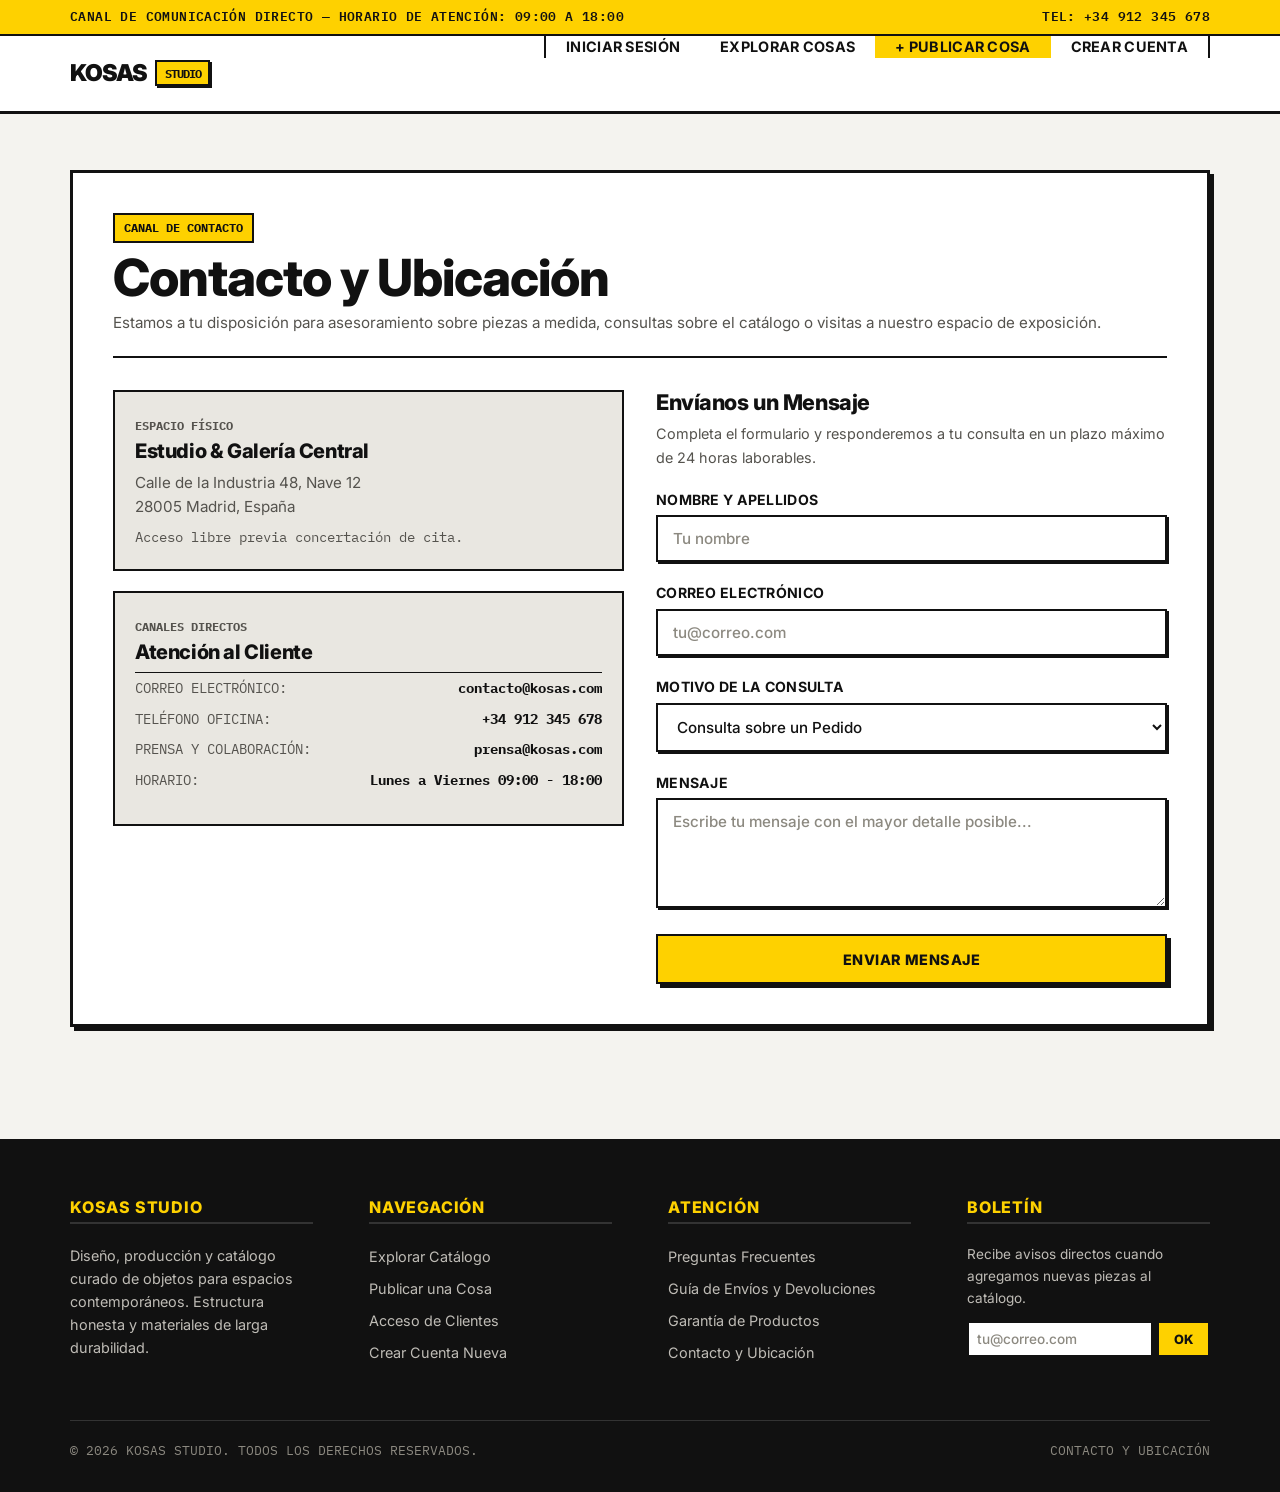
<file: views/pages/contacto.html>
<!DOCTYPE html>
<html lang="es">
<head>
  <meta charset="UTF-8">
  <meta name="viewport" content="width=device-width, initial-scale=1.0">
  <title>Contacto y Ubicación — KOSAS STUDIO</title>
  <meta name="description" content="Información de contacto, ubicación del estudio central y formulario de atención directa.">
  <link rel="stylesheet" href="../css/style.css">
</head>
<body>

  <aside class="top-notice">
    <div class="container top-notice-inner">
      <span>CANAL DE COMUNICACIÓN DIRECTO — HORARIO DE ATENCIÓN: 09:00 A 18:00</span>
      <span>TEL: +34 912 345 678</span>
    </div>
  </aside>

  <header class="navbar">
    <div class="container navbar-inner">
      <a href="../index.html" class="nav-brand">
        <span>KOSAS</span>
        <span class="nav-brand-badge">STUDIO</span>
      </a>

      <nav aria-label="Navegación del sitio">
        <ul class="nav-links">
          <li><a href="../index.html" class="nav-link">Iniciar Sesión</a></li>
          <li><a href="catalogo.html" class="nav-link">Explorar Cosas</a></li>
          <li><a href="agregar-cosa.html" class="nav-link highlight">+ Publicar Cosa</a></li>
          <li><a href="registro.html" class="nav-link">Crear Cuenta</a></li>
        </ul>
      </nav>
    </div>
  </header>

  <main class="main-content">
    <div class="container">

      <div class="info-content-card">
        <div class="info-header">
          <span class="tag tag-yellow">CANAL DE CONTACTO</span>
          <h1 style="margin-top: 0.35rem;">Contacto y Ubicación</h1>
          <p style="margin-top: 0.25rem;">
            Estamos a tu disposición para asesoramiento sobre piezas a medida, consultas sobre el catálogo o visitas a nuestro espacio de exposición.
          </p>
        </div>

        <div class="contact-layout">

          <div>
            <div class="contact-box">
              <span class="mono" style="font-size: 0.75rem; font-weight: 700; color: var(--color-text-muted);">ESPACIO FÍSICO</span>
              <h2 style="font-size: 1.25rem; margin: 0.25rem 0 0.5rem;">Estudio & Galería Central</h2>
              <p style="font-size: 0.95rem; margin-bottom: 0.5rem;">Calle de la Industria 48, Nave 12<br>28005 Madrid, España</p>
              <p class="mono" style="font-size: 0.85rem;">Acceso libre previa concertación de cita.</p>
            </div>

            <div class="contact-box">
              <span class="mono" style="font-size: 0.75rem; font-weight: 700; color: var(--color-text-muted);">CANALES DIRECTOS</span>
              <h2 style="font-size: 1.25rem; margin: 0.25rem 0 0.5rem;">Atención al Cliente</h2>
              <table class="specs-table" style="font-size: 0.88rem;">
                <tr><td>CORREO ELECTRÓNICO:</td><td>contacto@kosas.com</td></tr>
                <tr><td>TELÉFONO OFICINA:</td><td>+34 912 345 678</td></tr>
                <tr><td>PRENSA Y COLABORACIÓN:</td><td>prensa@kosas.com</td></tr>
                <tr><td>HORARIO:</td><td>Lunes a Viernes 09:00 - 18:00</td></tr>
              </table>
            </div>
          </div>

          <div>
            <h2 style="font-size: 1.35rem; margin-bottom: 0.5rem;">Envíanos un Mensaje</h2>
            <p style="font-size: 0.9rem; margin-bottom: var(--space-md);">
              Completa el formulario y responderemos a tu consulta en un plazo máximo de 24 horas laborables.
            </p>

            <form action="catalogo.html" method="GET">
              <div class="form-group">
                <label for="nombre-contacto" class="form-label">Nombre y Apellidos</label>
                <input type="text" id="nombre-contacto" name="nombre-contacto" class="form-input" placeholder="Tu nombre" required>
              </div>

              <div class="form-group">
                <label for="correo-contacto" class="form-label">Correo Electrónico</label>
                <input type="email" id="correo-contacto" name="correo-contacto" class="form-input" placeholder="tu@correo.com" required>
              </div>

              <div class="form-group">
                <label for="motivo" class="form-label">Motivo de la Consulta</label>
                <select id="motivo" name="motivo" class="form-input" style="cursor: pointer;">
                  <option value="pedido">Consulta sobre un Pedido</option>
                  <option value="producto">Información sobre una Pieza</option>
                  <option value="publicar">Propuesta de Publicación / Artesanía</option>
                  <option value="otro">Otro Asunto</option>
                </select>
              </div>

              <div class="form-group">
                <label for="mensaje" class="form-label">Mensaje</label>
                <textarea id="mensaje" name="mensaje" class="form-input" rows="4" placeholder="Escribe tu mensaje con el mayor detalle posible..." required></textarea>
              </div>

              <button type="submit" class="btn btn-primary btn-block" style="padding: 0.9rem;">
                Enviar Mensaje
              </button>
            </form>
          </div>

        </div>
      </div>

    </div>
  </main>

  <footer class="footer">
    <div class="container">
      <div class="footer-columns">
        <div class="footer-col">
          <h4>KOSAS STUDIO</h4>
          <p style="color: #bfbcb6; font-size: 0.9rem; line-height: 1.6;">
            Diseño, producción y catálogo curado de objetos para espacios contemporáneos. Estructura honesta y materiales de larga durabilidad.
          </p>
        </div>

        <div class="footer-col">
          <h4>NAVEGACIÓN</h4>
          <ul class="footer-links">
            <li><a href="/views/pages/cosas/cosas-view-catalogo.html" class="footer-link">Explorar Catálogo</a></li>
            <li><a href="/views/pages/cosas/cosas-view-agregar.html" class="footer-link">Publicar una Cosa</a></li>
            <li><a href="../../index.html" class="footer-link">Acceso de Clientes</a></li>
            <li><a href="/views/pages/usuario/usuario-view-registro.html" class="footer-link">Crear Cuenta Nueva</a></li>
          </ul>
        </div>

        <div class="footer-col">
          <h4>ATENCIÓN</h4>
          <ul class="footer-links">
            <li><a href="faq.html" class="footer-link">Preguntas Frecuentes</a></li>
            <li><a href="envios-devoluciones.html" class="footer-link">Guía de Envíos y Devoluciones</a></li>
            <li><a href="garantia.html" class="footer-link">Garantía de Productos</a></li>
            <li><a href="contacto.html" class="footer-link">Contacto y Ubicación</a></li>
          </ul>
        </div>

        <div class="footer-col">
          <h4>BOLETÍN</h4>
          <p style="color: #bfbcb6; font-size: 0.85rem; margin-bottom: 0.75rem;">
            Recibe avisos directos cuando agregamos nuevas piezas al catálogo.
          </p>
          <div style="display: flex; gap: 0.25rem;">
            <input type="email" placeholder="tu@correo.com" class="form-input" style="padding: 0.5rem; font-size: 0.85rem;">
            <button class="btn btn-primary btn-sm" type="button">OK</button>
          </div>
        </div>
      </div>

      <div class="footer-bottom">
        <span>© 2026 KOSAS STUDIO. TODOS LOS DERECHOS RESERVADOS.</span>
        <span>CONTACTO Y UBICACIÓN</span>
      </div>
    </div>
  </footer>

</body>
</html>
</file>
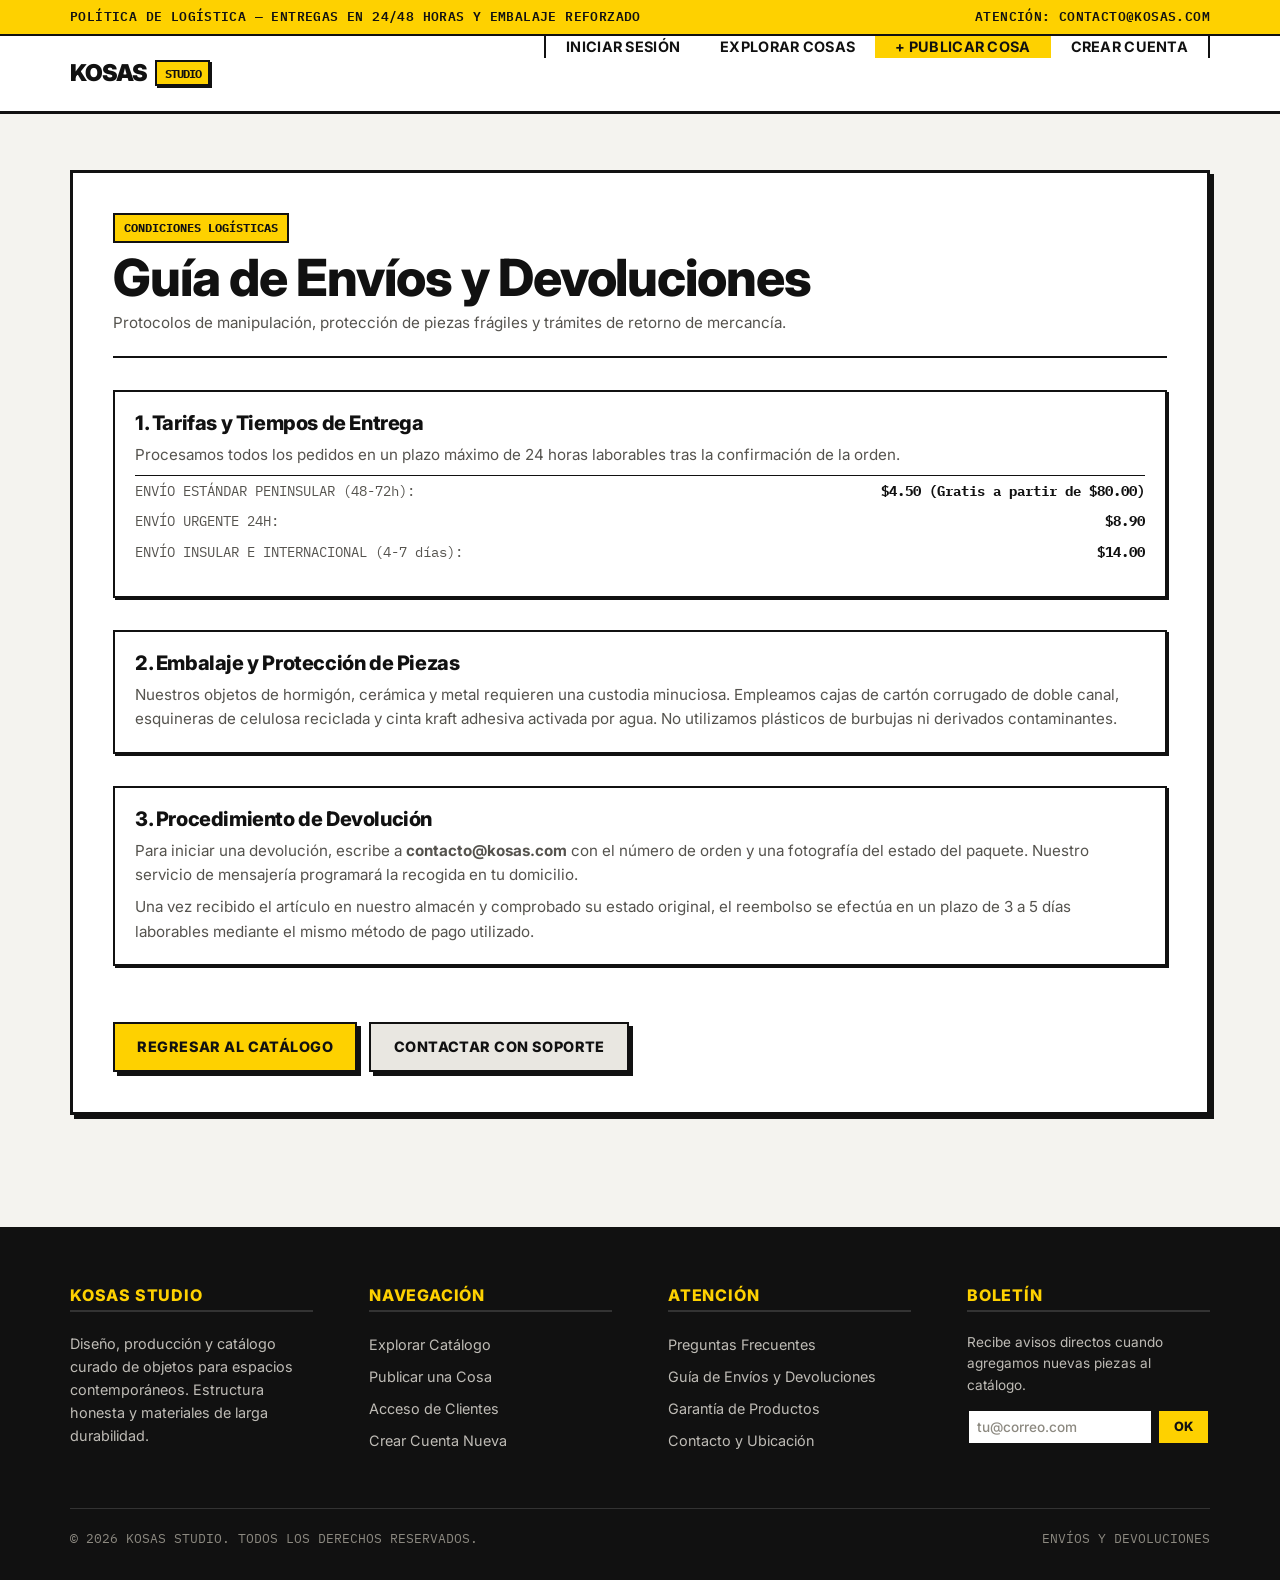
<file: views/pages/envios-devoluciones.html>
<!DOCTYPE html>
<html lang="es">
<head>
  <meta charset="UTF-8">
  <meta name="viewport" content="width=device-width, initial-scale=1.0">
  <title>Guía de Envíos y Devoluciones — KOSAS STUDIO</title>
  <meta name="description" content="Información detallada sobre tarifas, embalajes ecológicos y políticas de devolución en KOSAS STUDIO.">
  <link rel="stylesheet" href="../css/style.css">
</head>
<body>

  <aside class="top-notice">
    <div class="container top-notice-inner">
      <span>POLÍTICA DE LOGÍSTICA — ENTREGAS EN 24/48 HORAS Y EMBALAJE REFORZADO</span>
      <span>ATENCIÓN: CONTACTO@KOSAS.COM</span>
    </div>
  </aside>

  <header class="navbar">
    <div class="container navbar-inner">
      <a href="../index.html" class="nav-brand">
        <span>KOSAS</span>
        <span class="nav-brand-badge">STUDIO</span>
      </a>

      <nav aria-label="Navegación del sitio">
        <ul class="nav-links">
          <li><a href="../index.html" class="nav-link">Iniciar Sesión</a></li>
          <li><a href="catalogo.html" class="nav-link">Explorar Cosas</a></li>
          <li><a href="agregar-cosa.html" class="nav-link highlight">+ Publicar Cosa</a></li>
          <li><a href="registro.html" class="nav-link">Crear Cuenta</a></li>
        </ul>
      </nav>
    </div>
  </header>

  <main class="main-content">
    <div class="container">

      <div class="info-content-card">
        <div class="info-header">
          <span class="tag tag-yellow">CONDICIONES LOGÍSTICAS</span>
          <h1 style="margin-top: 0.35rem;">Guía de Envíos y Devoluciones</h1>
          <p style="margin-top: 0.25rem;">
            Protocolos de manipulación, protección de piezas frágiles y trámites de retorno de mercancía.
          </p>
        </div>

        <div style="display: flex; flex-direction: column; gap: var(--space-lg);">
          <div class="faq-card">
            <h2 style="font-size: 1.25rem; margin-bottom: 0.5rem;">1. Tarifas y Tiempos de Entrega</h2>
            <p style="margin-bottom: 0.5rem;">Procesamos todos los pedidos en un plazo máximo de 24 horas laborables tras la confirmación de la orden.</p>
            <table class="specs-table" style="font-size: 0.88rem;">
              <tr><td>ENVÍO ESTÁNDAR PENINSULAR (48-72h):</td><td>$4.50 (Gratis a partir de $80.00)</td></tr>
              <tr><td>ENVÍO URGENTE 24H:</td><td>$8.90</td></tr>
              <tr><td>ENVÍO INSULAR E INTERNACIONAL (4-7 días):</td><td>$14.00</td></tr>
            </table>
          </div>

          <div class="faq-card">
            <h2 style="font-size: 1.25rem; margin-bottom: 0.5rem;">2. Embalaje y Protección de Piezas</h2>
            <p>
              Nuestros objetos de hormigón, cerámica y metal requieren una custodia minuciosa. Empleamos cajas de cartón corrugado de doble canal, esquineras de celulosa reciclada y cinta kraft adhesiva activada por agua. No utilizamos plásticos de burbujas ni derivados contaminantes.
            </p>
          </div>

          <div class="faq-card">
            <h2 style="font-size: 1.25rem; margin-bottom: 0.5rem;">3. Procedimiento de Devolución</h2>
            <p style="margin-bottom: 0.5rem;">
              Para iniciar una devolución, escribe a <strong>contacto@kosas.com</strong> con el número de orden y una fotografía del estado del paquete. Nuestro servicio de mensajería programará la recogida en tu domicilio.
            </p>
            <p>
              Una vez recibido el artículo en nuestro almacén y comprobado su estado original, el reembolso se efectúa en un plazo de 3 a 5 días laborables mediante el mismo método de pago utilizado.
            </p>
          </div>
        </div>

        <div style="margin-top: var(--space-xl); display: flex; gap: var(--space-sm); flex-wrap: wrap;">
          <a href="catalogo.html" class="btn btn-primary">Regresar al Catálogo</a>
          <a href="contacto.html" class="btn" style="background-color: var(--color-surface-muted);">Contactar con Soporte</a>
        </div>
      </div>

    </div>
  </main>

  <footer class="footer">
    <div class="container">
      <div class="footer-columns">
        <div class="footer-col">
          <h4>KOSAS STUDIO</h4>
          <p style="color: #bfbcb6; font-size: 0.9rem; line-height: 1.6;">
            Diseño, producción y catálogo curado de objetos para espacios contemporáneos. Estructura honesta y materiales de larga durabilidad.
          </p>
        </div>

        <div class="footer-col">
          <h4>NAVEGACIÓN</h4>
          <ul class="footer-links">
            <li><a href="/views/pages/cosas/cosas-view-catalogo.html" class="footer-link">Explorar Catálogo</a></li>
            <li><a href="/views/pages/cosas/cosas-view-agregar.html" class="footer-link">Publicar una Cosa</a></li>
            <li><a href="../../index.html" class="footer-link">Acceso de Clientes</a></li>
            <li><a href="/views/pages/usuario/usuario-view-registro.html" class="footer-link">Crear Cuenta Nueva</a></li>
          </ul>
        </div>

        <div class="footer-col">
          <h4>ATENCIÓN</h4>
          <ul class="footer-links">
            <li><a href="faq.html" class="footer-link">Preguntas Frecuentes</a></li>
            <li><a href="envios-devoluciones.html" class="footer-link">Guía de Envíos y Devoluciones</a></li>
            <li><a href="garantia.html" class="footer-link">Garantía de Productos</a></li>
            <li><a href="contacto.html" class="footer-link">Contacto y Ubicación</a></li>
          </ul>
        </div>

        <div class="footer-col">
          <h4>BOLETÍN</h4>
          <p style="color: #bfbcb6; font-size: 0.85rem; margin-bottom: 0.75rem;">
            Recibe avisos directos cuando agregamos nuevas piezas al catálogo.
          </p>
          <div style="display: flex; gap: 0.25rem;">
            <input type="email" placeholder="tu@correo.com" class="form-input" style="padding: 0.5rem; font-size: 0.85rem;">
            <button class="btn btn-primary btn-sm" type="button">OK</button>
          </div>
        </div>
      </div>

      <div class="footer-bottom">
        <span>© 2026 KOSAS STUDIO. TODOS LOS DERECHOS RESERVADOS.</span>
        <span>ENVÍOS Y DEVOLUCIONES</span>
      </div>
    </div>
  </footer>

</body>
</html>
</file>
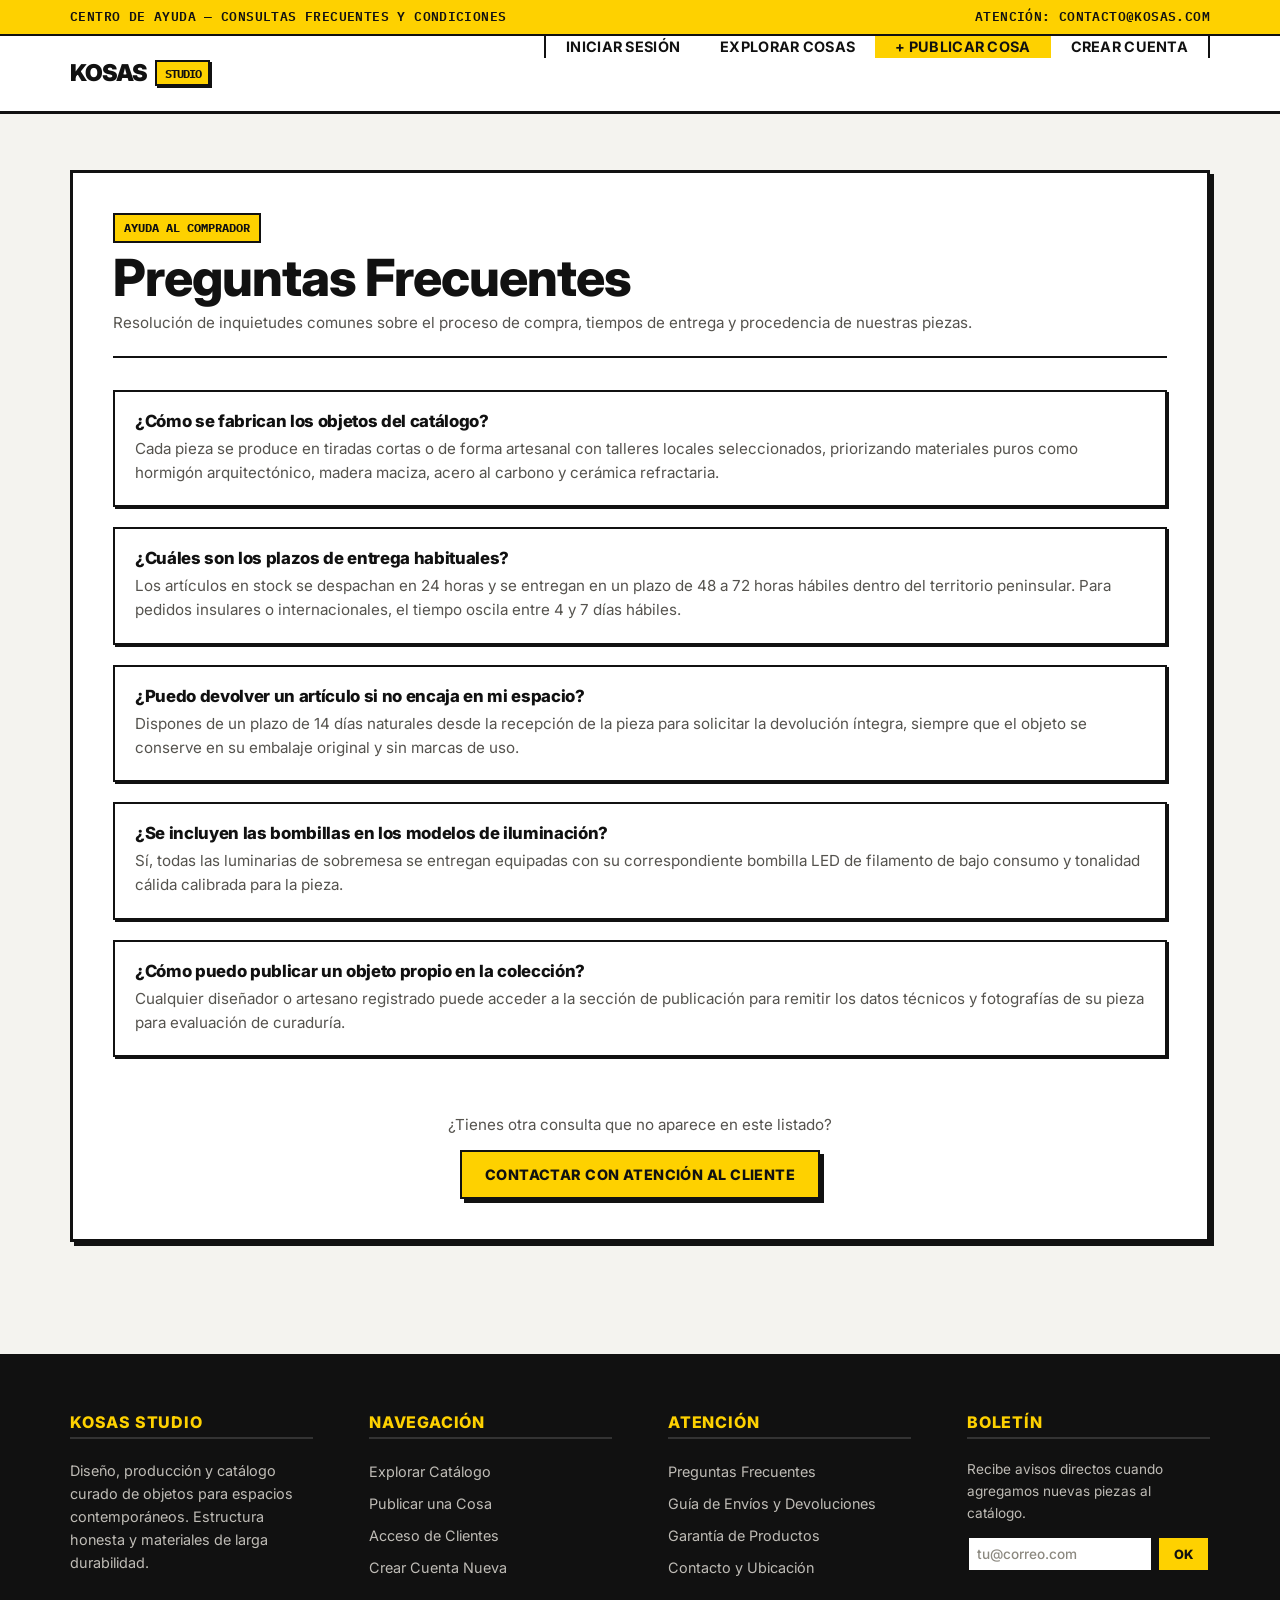
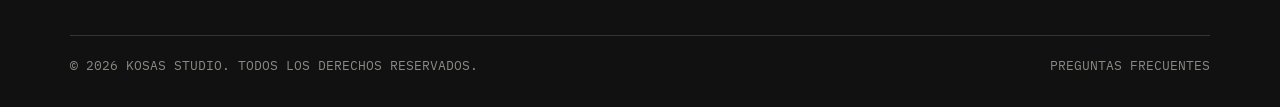
<file: views/pages/faq.html>
<!DOCTYPE html>
<html lang="es">
<head>
  <meta charset="UTF-8">
  <meta name="viewport" content="width=device-width, initial-scale=1.0">
  <title>Preguntas Frecuentes — KOSAS STUDIO</title>
  <meta name="description" content="Respuestas a dudas habituales sobre pedidos, materiales y catálogo de KOSAS STUDIO.">
  <link rel="stylesheet" href="../css/style.css">
</head>
<body>

  <aside class="top-notice">
    <div class="container top-notice-inner">
      <span>CENTRO DE AYUDA — CONSULTAS FRECUENTES Y CONDICIONES</span>
      <span>ATENCIÓN: CONTACTO@KOSAS.COM</span>
    </div>
  </aside>

  <header class="navbar">
    <div class="container navbar-inner">
      <a href="../index.html" class="nav-brand">
        <span>KOSAS</span>
        <span class="nav-brand-badge">STUDIO</span>
      </a>

      <nav aria-label="Navegación del sitio">
        <ul class="nav-links">
          <li><a href="../index.html" class="nav-link">Iniciar Sesión</a></li>
          <li><a href="catalogo.html" class="nav-link">Explorar Cosas</a></li>
          <li><a href="agregar-cosa.html" class="nav-link highlight">+ Publicar Cosa</a></li>
          <li><a href="registro.html" class="nav-link">Crear Cuenta</a></li>
        </ul>
      </nav>
    </div>
  </header>

  <main class="main-content">
    <div class="container">

      <div class="info-content-card">
        <div class="info-header">
          <span class="tag tag-yellow">AYUDA AL COMPRADOR</span>
          <h1 style="margin-top: 0.35rem;">Preguntas Frecuentes</h1>
          <p style="margin-top: 0.25rem;">
            Resolución de inquietudes comunes sobre el proceso de compra, tiempos de entrega y procedencia de nuestras piezas.
          </p>
        </div>

        <div class="faq-group">
          <div class="faq-card">
            <h3>¿Cómo se fabrican los objetos del catálogo?</h3>
            <p>Cada pieza se produce en tiradas cortas o de forma artesanal con talleres locales seleccionados, priorizando materiales puros como hormigón arquitectónico, madera maciza, acero al carbono y cerámica refractaria.</p>
          </div>

          <div class="faq-card">
            <h3>¿Cuáles son los plazos de entrega habituales?</h3>
            <p>Los artículos en stock se despachan en 24 horas y se entregan en un plazo de 48 a 72 horas hábiles dentro del territorio peninsular. Para pedidos insulares o internacionales, el tiempo oscila entre 4 y 7 días hábiles.</p>
          </div>

          <div class="faq-card">
            <h3>¿Puedo devolver un artículo si no encaja en mi espacio?</h3>
            <p>Dispones de un plazo de 14 días naturales desde la recepción de la pieza para solicitar la devolución íntegra, siempre que el objeto se conserve en su embalaje original y sin marcas de uso.</p>
          </div>

          <div class="faq-card">
            <h3>¿Se incluyen las bombillas en los modelos de iluminación?</h3>
            <p>Sí, todas las luminarias de sobremesa se entregan equipadas con su correspondiente bombilla LED de filamento de bajo consumo y tonalidad cálida calibrada para la pieza.</p>
          </div>

          <div class="faq-card">
            <h3>¿Cómo puedo publicar un objeto propio en la colección?</h3>
            <p>Cualquier diseñador o artesano registrado puede acceder a la sección de publicación para remitir los datos técnicos y fotografías de su pieza para evaluación de curaduría.</p>
          </div>
        </div>

        <div style="margin-top: var(--space-xl); text-align: center;">
          <p style="margin-bottom: var(--space-sm);">¿Tienes otra consulta que no aparece en este listado?</p>
          <a href="contacto.html" class="btn btn-primary">Contactar con Atención al Cliente</a>
        </div>
      </div>

    </div>
  </main>

  <footer class="footer">
    <div class="container">
      <div class="footer-columns">
        <div class="footer-col">
          <h4>KOSAS STUDIO</h4>
          <p style="color: #bfbcb6; font-size: 0.9rem; line-height: 1.6;">
            Diseño, producción y catálogo curado de objetos para espacios contemporáneos. Estructura honesta y materiales de larga durabilidad.
          </p>
        </div>

        <div class="footer-col">
          <h4>NAVEGACIÓN</h4>
          <ul class="footer-links">
            <li><a href="/views/pages/cosas/cosas-view-catalogo.html" class="footer-link">Explorar Catálogo</a></li>
            <li><a href="/views/pages/cosas/cosas-view-agregar.html" class="footer-link">Publicar una Cosa</a></li>
            <li><a href="../../index.html" class="footer-link">Acceso de Clientes</a></li>
            <li><a href="/views/pages/usuario/usuario-view-registro.html" class="footer-link">Crear Cuenta Nueva</a></li>
          </ul>
        </div>

        <div class="footer-col">
          <h4>ATENCIÓN</h4>
          <ul class="footer-links">
            <li><a href="faq.html" class="footer-link">Preguntas Frecuentes</a></li>
            <li><a href="envios-devoluciones.html" class="footer-link">Guía de Envíos y Devoluciones</a></li>
            <li><a href="garantia.html" class="footer-link">Garantía de Productos</a></li>
            <li><a href="contacto.html" class="footer-link">Contacto y Ubicación</a></li>
          </ul>
        </div>

        <div class="footer-col">
          <h4>BOLETÍN</h4>
          <p style="color: #bfbcb6; font-size: 0.85rem; margin-bottom: 0.75rem;">
            Recibe avisos directos cuando agregamos nuevas piezas al catálogo.
          </p>
          <div style="display: flex; gap: 0.25rem;">
            <input type="email" placeholder="tu@correo.com" class="form-input" style="padding: 0.5rem; font-size: 0.85rem;">
            <button class="btn btn-primary btn-sm" type="button">OK</button>
          </div>
        </div>
      </div>

      <div class="footer-bottom">
        <span>© 2026 KOSAS STUDIO. TODOS LOS DERECHOS RESERVADOS.</span>
        <span>PREGUNTAS FRECUENTES</span>
      </div>
    </div>
  </footer>

</body>
</html>
</file>
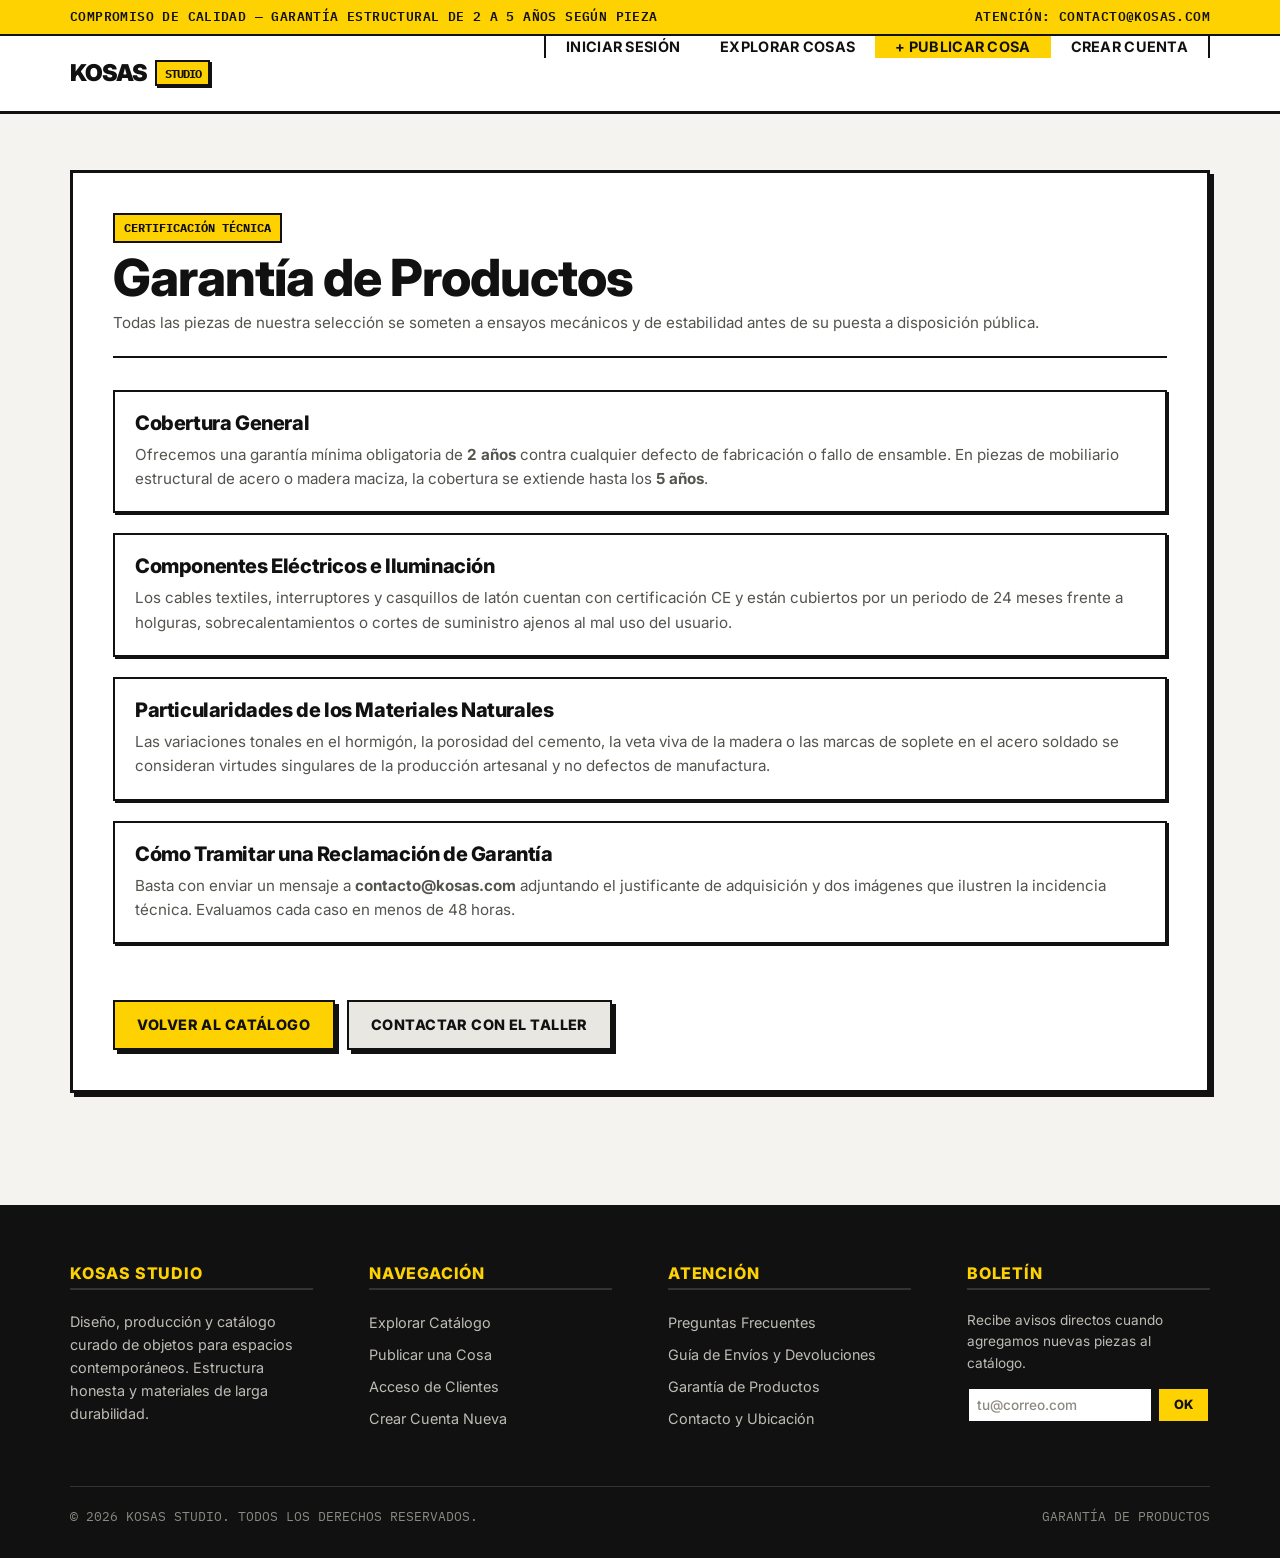
<file: views/pages/garantia.html>
<!DOCTYPE html>
<html lang="es">
<head>
  <meta charset="UTF-8">
  <meta name="viewport" content="width=device-width, initial-scale=1.0">
  <title>Garantía de Productos — KOSAS STUDIO</title>
  <meta name="description" content="Términos y cobertura de garantía técnica para todos los objetos del catálogo de KOSAS STUDIO.">
  <link rel="stylesheet" href="../css/style.css">
</head>
<body>

  <aside class="top-notice">
    <div class="container top-notice-inner">
      <span>COMPROMISO DE CALIDAD — GARANTÍA ESTRUCTURAL DE 2 A 5 AÑOS SEGÚN PIEZA</span>
      <span>ATENCIÓN: CONTACTO@KOSAS.COM</span>
    </div>
  </aside>

  <header class="navbar">
    <div class="container navbar-inner">
      <a href="../index.html" class="nav-brand">
        <span>KOSAS</span>
        <span class="nav-brand-badge">STUDIO</span>
      </a>

      <nav aria-label="Navegación del sitio">
        <ul class="nav-links">
          <li><a href="../index.html" class="nav-link">Iniciar Sesión</a></li>
          <li><a href="catalogo.html" class="nav-link">Explorar Cosas</a></li>
          <li><a href="agregar-cosa.html" class="nav-link highlight">+ Publicar Cosa</a></li>
          <li><a href="registro.html" class="nav-link">Crear Cuenta</a></li>
        </ul>
      </nav>
    </div>
  </header>

  <main class="main-content">
    <div class="container">

      <div class="info-content-card">
        <div class="info-header">
          <span class="tag tag-yellow">CERTIFICACIÓN TÉCNICA</span>
          <h1 style="margin-top: 0.35rem;">Garantía de Productos</h1>
          <p style="margin-top: 0.25rem;">
            Todas las piezas de nuestra selección se someten a ensayos mecánicos y de estabilidad antes de su puesta a disposición pública.
          </p>
        </div>

        <div style="display: flex; flex-direction: column; gap: var(--space-md);">
          <div class="faq-card">
            <h2 style="font-size: 1.25rem; margin-bottom: 0.5rem;">Cobertura General</h2>
            <p>
              Ofrecemos una garantía mínima obligatoria de <strong>2 años</strong> contra cualquier defecto de fabricación o fallo de ensamble. En piezas de mobiliario estructural de acero o madera maciza, la cobertura se extiende hasta los <strong>5 años</strong>.
            </p>
          </div>

          <div class="faq-card">
            <h2 style="font-size: 1.25rem; margin-bottom: 0.5rem;">Componentes Eléctricos e Iluminación</h2>
            <p>
              Los cables textiles, interruptores y casquillos de latón cuentan con certificación CE y están cubiertos por un periodo de 24 meses frente a holguras, sobrecalentamientos o cortes de suministro ajenos al mal uso del usuario.
            </p>
          </div>

          <div class="faq-card">
            <h2 style="font-size: 1.25rem; margin-bottom: 0.5rem;">Particularidades de los Materiales Naturales</h2>
            <p>
              Las variaciones tonales en el hormigón, la porosidad del cemento, la veta viva de la madera o las marcas de soplete en el acero soldado se consideran virtudes singulares de la producción artesanal y no defectos de manufactura.
            </p>
          </div>

          <div class="faq-card">
            <h2 style="font-size: 1.25rem; margin-bottom: 0.5rem;">Cómo Tramitar una Reclamación de Garantía</h2>
            <p>
              Basta con enviar un mensaje a <strong>contacto@kosas.com</strong> adjuntando el justificante de adquisición y dos imágenes que ilustren la incidencia técnica. Evaluamos cada caso en menos de 48 horas.
            </p>
          </div>
        </div>

        <div style="margin-top: var(--space-xl); display: flex; gap: var(--space-sm); flex-wrap: wrap;">
          <a href="catalogo.html" class="btn btn-primary">Volver al Catálogo</a>
          <a href="contacto.html" class="btn" style="background-color: var(--color-surface-muted);">Contactar con el Taller</a>
        </div>
      </div>

    </div>
  </main>

  <footer class="footer">
    <div class="container">
      <div class="footer-columns">
        <div class="footer-col">
          <h4>KOSAS STUDIO</h4>
          <p style="color: #bfbcb6; font-size: 0.9rem; line-height: 1.6;">
            Diseño, producción y catálogo curado de objetos para espacios contemporáneos. Estructura honesta y materiales de larga durabilidad.
          </p>
        </div>

        <div class="footer-col">
          <h4>NAVEGACIÓN</h4>
          <ul class="footer-links">
            <li><a href="/views/pages/cosas/cosas-view-catalogo.html" class="footer-link">Explorar Catálogo</a></li>
            <li><a href="/views/pages/cosas/cosas-view-agregar.html" class="footer-link">Publicar una Cosa</a></li>
            <li><a href="../../index.html" class="footer-link">Acceso de Clientes</a></li>
            <li><a href="/views/pages/usuario/usuario-view-registro.html" class="footer-link">Crear Cuenta Nueva</a></li>
          </ul>
        </div>

        <div class="footer-col">
          <h4>ATENCIÓN</h4>
          <ul class="footer-links">
            <li><a href="faq.html" class="footer-link">Preguntas Frecuentes</a></li>
            <li><a href="envios-devoluciones.html" class="footer-link">Guía de Envíos y Devoluciones</a></li>
            <li><a href="garantia.html" class="footer-link">Garantía de Productos</a></li>
            <li><a href="contacto.html" class="footer-link">Contacto y Ubicación</a></li>
          </ul>
        </div>

        <div class="footer-col">
          <h4>BOLETÍN</h4>
          <p style="color: #bfbcb6; font-size: 0.85rem; margin-bottom: 0.75rem;">
            Recibe avisos directos cuando agregamos nuevas piezas al catálogo.
          </p>
          <div style="display: flex; gap: 0.25rem;">
            <input type="email" placeholder="tu@correo.com" class="form-input" style="padding: 0.5rem; font-size: 0.85rem;">
            <button class="btn btn-primary btn-sm" type="button">OK</button>
          </div>
        </div>
      </div>

      <div class="footer-bottom">
        <span>© 2026 KOSAS STUDIO. TODOS LOS DERECHOS RESERVADOS.</span>
        <span>GARANTÍA DE PRODUCTOS</span>
      </div>
    </div>
  </footer>

</body>
</html>
</file>
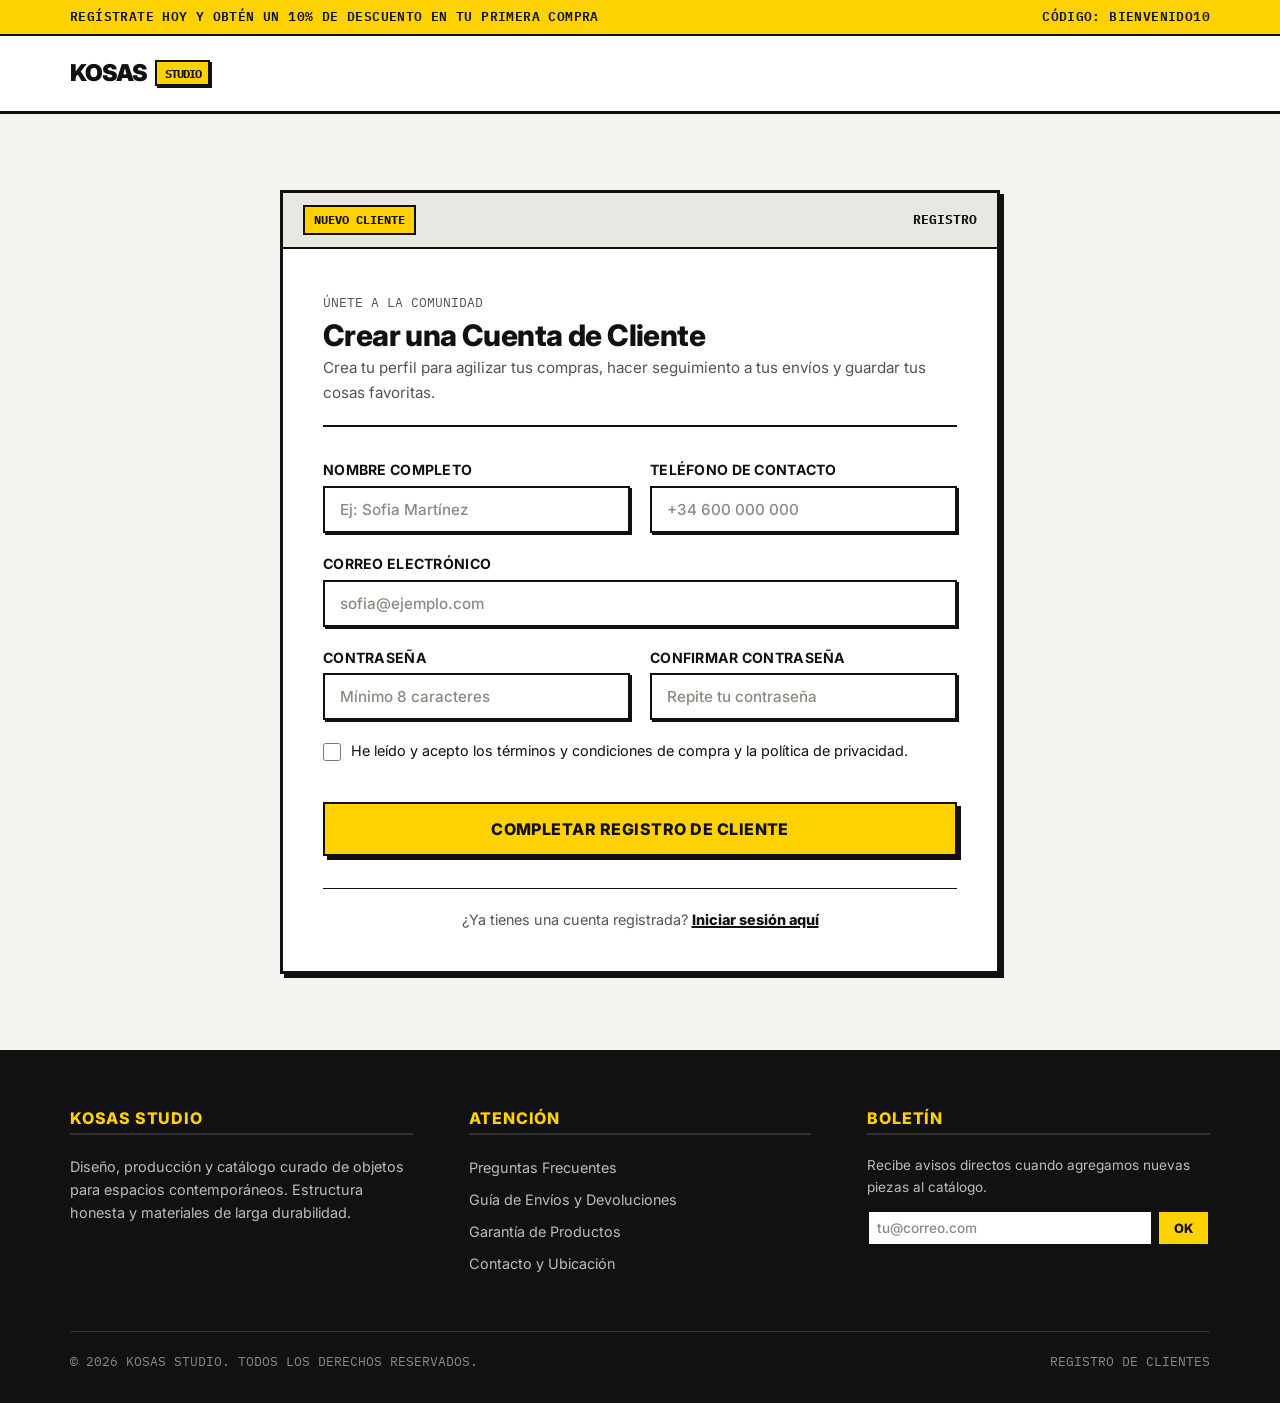
<file: views/pages/usuario/usuario-view-registro.html>
<!DOCTYPE html>
<html lang="es">
<head>
  <meta charset="UTF-8">
  <meta name="viewport" content="width=device-width, initial-scale=1.0">
  <title>Crear Cuenta — KOSAS STUDIO</title>
  <meta name="description" content="Regístrate como cliente en KOSAS para acceder a lanzamientos exclusivos y guardar tus objetos favoritos.">
  <link rel="stylesheet" href="/views/css/style.css">
</head>
<body>

  <aside class="top-notice">
    <div class="container top-notice-inner">
      <span>REGÍSTRATE HOY Y OBTÉN UN 10% DE DESCUENTO EN TU PRIMERA COMPRA</span>
      <span>CÓDIGO: BIENVENIDO10</span>
    </div>
  </aside>

  <header class="navbar">
    <div class="container navbar-inner">
      <a href="../../../index.html" class="nav-brand">
        <span>KOSAS</span>
        <span class="nav-brand-badge">STUDIO</span>
      </a>
    </div>
  </header>

  <main class="main-content">
    <div class="container panel-wrapper">

      <div class="form-panel-wide b-card">
        
        <div class="card-header">
          <span class="tag tag-yellow">NUEVO CLIENTE</span>
          <span class="mono" style="font-size: 0.8rem; font-weight: 700;">REGISTRO</span>
        </div>

        <div class="card-body" style="padding: clamp(1.5rem, 3.5vw, 2.5rem);">
          
          <div class="form-header-area">
            <span class="mono" style="font-size: 0.8rem; color: var(--color-text-muted);">ÚNETE A LA COMUNIDAD</span>
            <h1>Crear una Cuenta de Cliente</h1>
            <p style="margin-top: 0.25rem;">
              Crea tu perfil para agilizar tus compras, hacer seguimiento a tus envíos y guardar tus cosas favoritas.
            </p>
          </div>

          <form action="../index.html" method="GET">
            
            <div class="form-grid-2">
              <div class="form-group">
                <label for="nombre" class="form-label">Nombre Completo</label>
                <input 
                  type="text" 
                  id="nombre" 
                  name="nombre" 
                  class="form-input" 
                  placeholder="Ej: Sofia Martínez" 
                  required
                >
              </div>

              <div class="form-group">
                <label for="telefono" class="form-label">Teléfono de Contacto</label>
                <input 
                  type="tel" 
                  id="telefono" 
                  name="telefono" 
                  class="form-input mono" 
                  placeholder="+34 600 000 000"
                >
              </div>
            </div>

            <div class="form-group">
              <label for="correo" class="form-label">Correo Electrónico</label>
              <input 
                type="email" 
                id="correo" 
                name="correo" 
                class="form-input" 
                placeholder="sofia@ejemplo.com" 
                required
              >
            </div>

            <div class="form-grid-2">
              <div class="form-group">
                <label for="pass1" class="form-label">Contraseña</label>
                <input 
                  type="password" 
                  id="pass1" 
                  name="pass1" 
                  class="form-input" 
                  placeholder="Mínimo 8 caracteres" 
                  required
                >
              </div>

              <div class="form-group">
                <label for="pass2" class="form-label">Confirmar Contraseña</label>
                <input 
                  type="password" 
                  id="pass2" 
                  name="pass2" 
                  class="form-input" 
                  placeholder="Repite tu contraseña" 
                  required
                >
              </div>
            </div>

            <div class="form-group">
              <label class="form-check">
                <input type="checkbox" name="terminos" required>
                <span>He leído y acepto los términos y condiciones de compra y la política de privacidad.</span>
              </label>
            </div>

            <button type="submit" class="btn btn-primary btn-block" style="padding: 0.95rem; margin-top: var(--space-md); font-size: 1rem;">
              Completar Registro de Cliente
            </button>

          </form>

          <div class="form-footer-nav">
            ¿Ya tienes una cuenta registrada? 
            <a href="../../../index.html">Iniciar sesión aquí</a>
          </div>

        </div>

      </div>

    </div>
  </main>

  <footer class="footer">
    <div class="container">
      <div class="footer-columns">
        <div class="footer-col">
          <h4>KOSAS STUDIO</h4>
          <p style="color: #bfbcb6; font-size: 0.9rem; line-height: 1.6;">
            Diseño, producción y catálogo curado de objetos para espacios contemporáneos. Estructura honesta y materiales de larga durabilidad.
          </p>
        </div>

        <div class="footer-col">
          <h4>ATENCIÓN</h4>
          <ul class="footer-links">
            <li><a href="/views/pages/faq.html" class="footer-link">Preguntas Frecuentes</a></li>
            <li><a href="/views/pages/envios-devoluciones.html" class="footer-link">Guía de Envíos y Devoluciones</a></li>
            <li><a href="/views/pages/garantia.html" class="footer-link">Garantía de Productos</a></li>
            <li><a href="/views/pages/contacto.html" class="footer-link">Contacto y Ubicación</a></li>
          </ul>
        </div>

        <div class="footer-col">
          <h4>BOLETÍN</h4>
          <p style="color: #bfbcb6; font-size: 0.85rem; margin-bottom: 0.75rem;">
            Recibe avisos directos cuando agregamos nuevas piezas al catálogo.
          </p>
          <div style="display: flex; gap: 0.25rem;">
            <input type="email" placeholder="tu@correo.com" class="form-input" style="padding: 0.5rem; font-size: 0.85rem;">
            <button class="btn btn-primary btn-sm" type="button">OK</button>
          </div>
        </div>
      </div>

      <div class="footer-bottom">
        <span>© 2026 KOSAS STUDIO. TODOS LOS DERECHOS RESERVADOS.</span>
        <span>REGISTRO DE CLIENTES</span>
      </div>
    </div>
  </footer>

  <script src="../../../controllers/UsuarioControllers.js"></script>
</body>
</html>
</file>
<file: views/css/style.css>
@import url('./base.css');
@import url('./components.css');
@import url('./pages.css');
</file>
